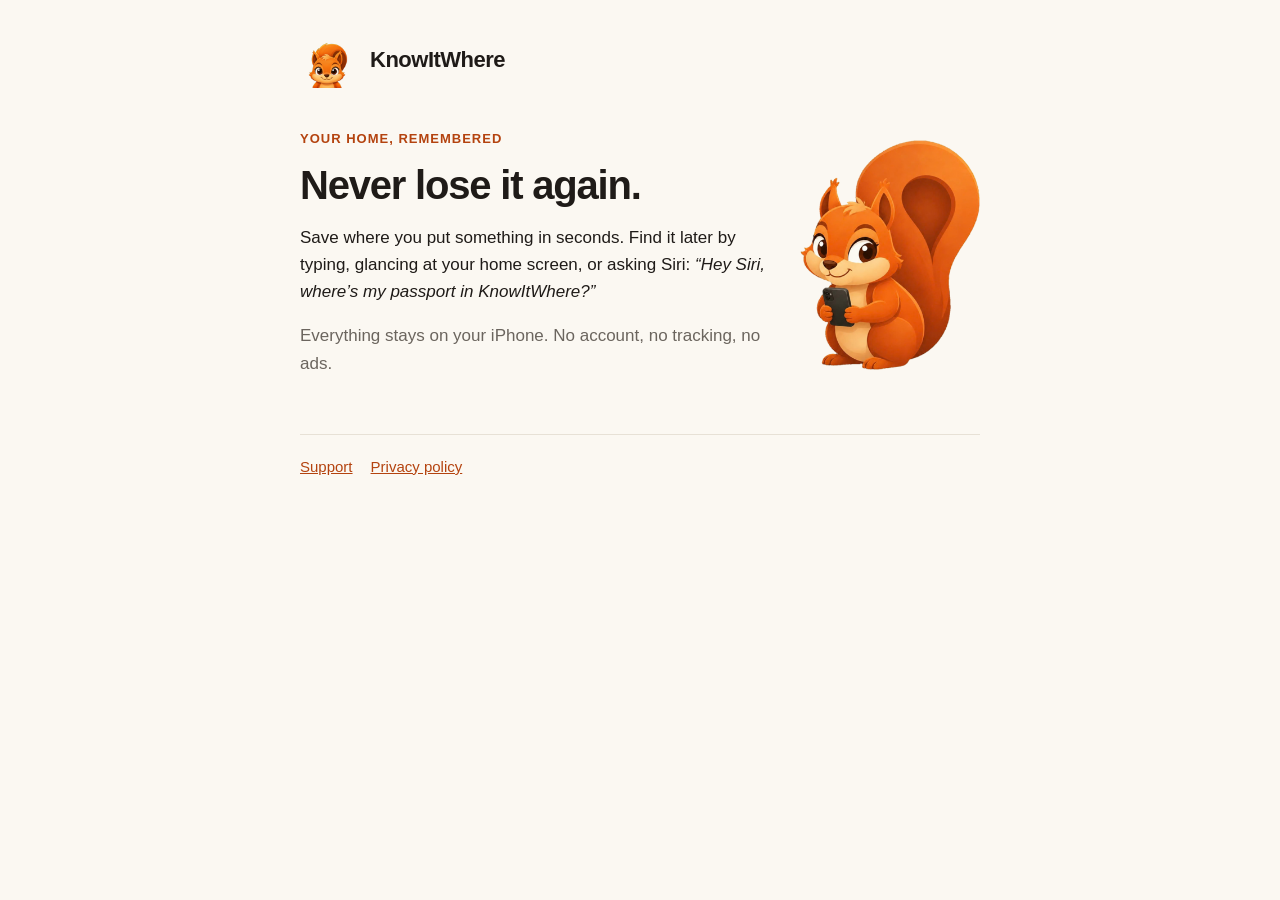
<file: site/index.html>
<!doctype html>
<html lang="en">
<head>
  <meta charset="utf-8">
  <meta name="viewport" content="width=device-width, initial-scale=1">
  <title>KnowItWhere</title>
  <meta name="description" content="KnowItWhere remembers where you put things. Private, offline, with Siri and a home-screen widget.">
  <link rel="icon" href="icon.png">
  <link rel="stylesheet" href="style.css">
</head>
<body>
<main>
  <header><img src="icon.png" alt=""><a href="./">KnowItWhere</a></header>

  <section class="hero">
    <div>
      <p class="eyebrow">Your home, remembered</p>
      <h1>Never lose it again.</h1>
      <p>Save where you put something in seconds. Find it later by typing, glancing at your home screen, or asking Siri: <em>“Hey Siri, where’s my passport in KnowItWhere?”</em></p>
      <p class="muted">Everything stays on your iPhone. No account, no tracking, no ads.</p>
    </div>
    <img src="mascot.png" alt="The KnowItWhere squirrel holding a phone">
  </section>

  <nav>
    <a href="support.html">Support</a>
    <a href="privacy.html">Privacy policy</a>
  </nav>
</main>
</body>
</html>
</file>
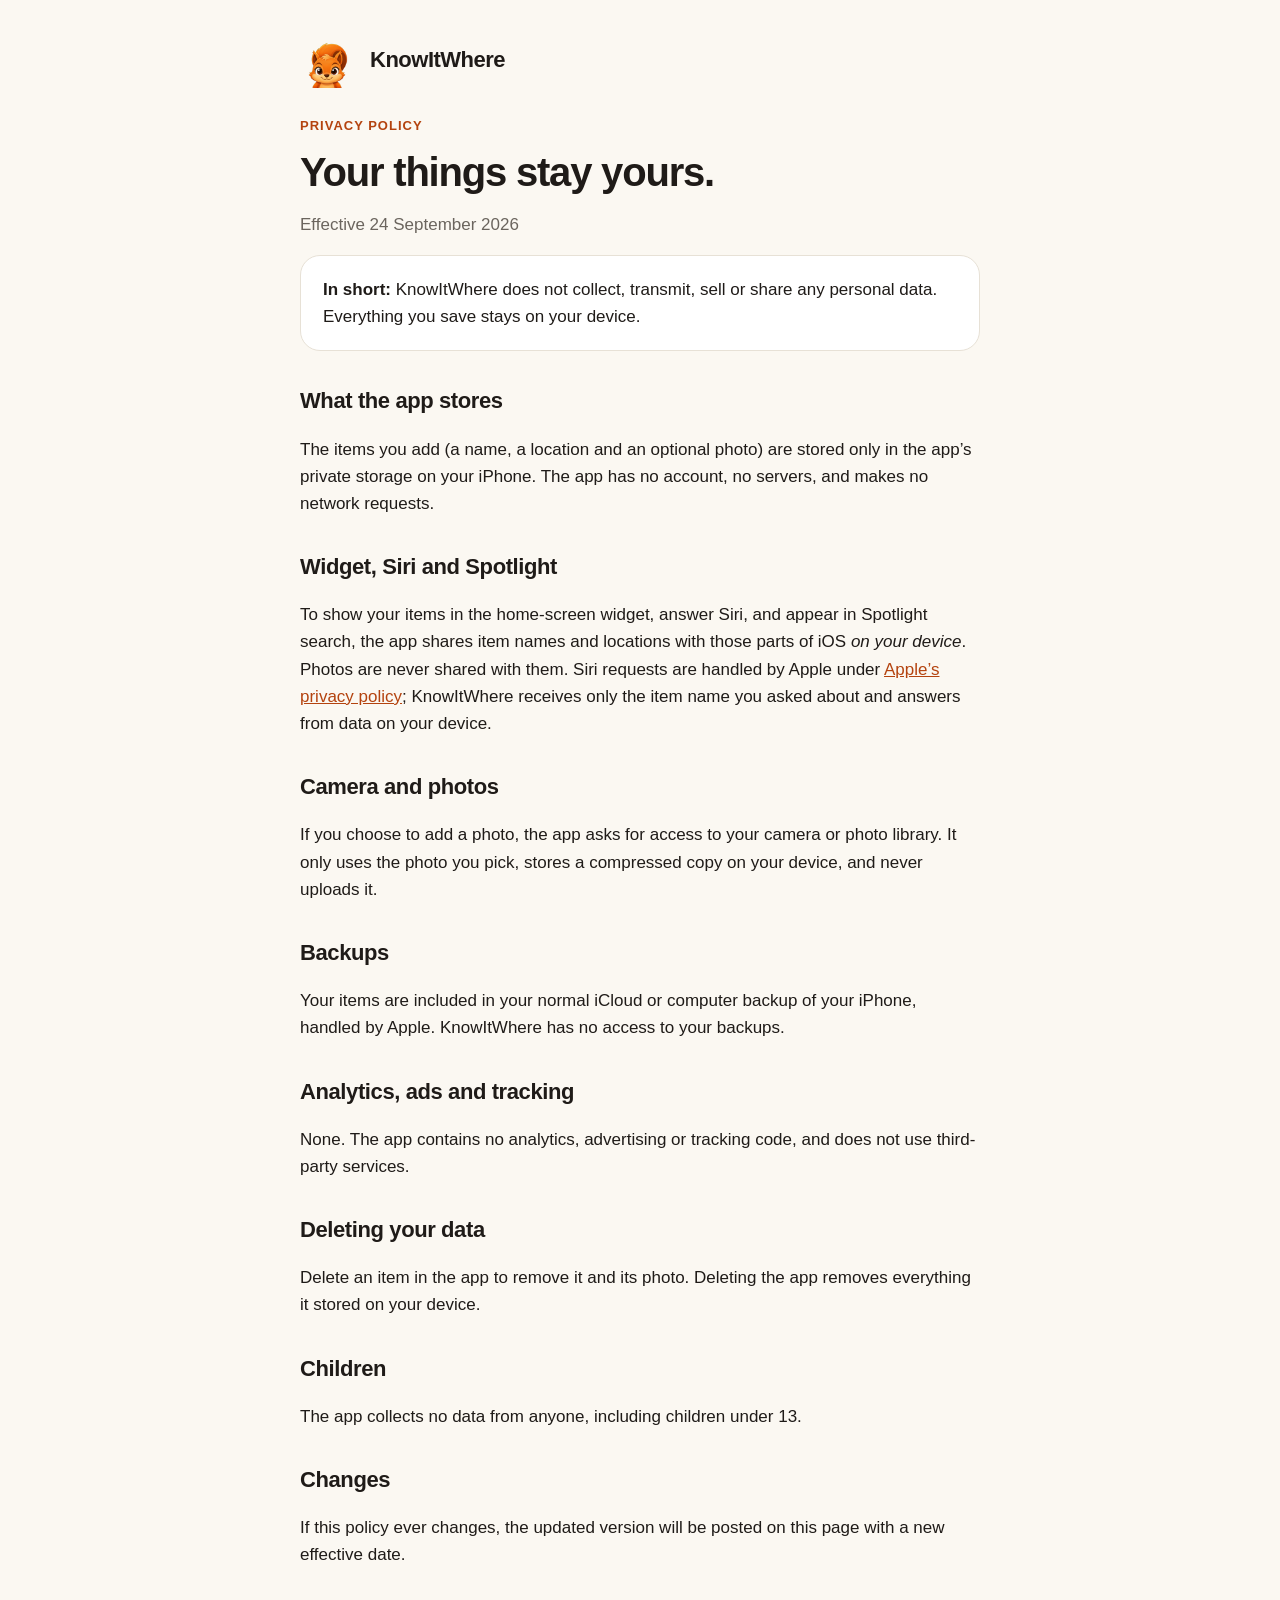
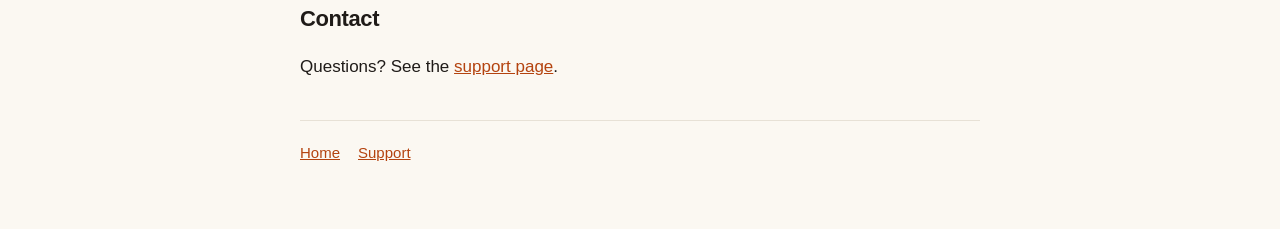
<file: site/privacy.html>
<!doctype html>
<html lang="en">
<head>
  <meta charset="utf-8">
  <meta name="viewport" content="width=device-width, initial-scale=1">
  <title>Privacy Policy · KnowItWhere</title>
  <link rel="icon" href="icon.png">
  <link rel="stylesheet" href="style.css">
</head>
<body>
<main>
  <header><img src="icon.png" alt=""><a href="./">KnowItWhere</a></header>

  <p class="eyebrow">Privacy policy</p>
  <h1>Your things stay yours.</h1>
  <p class="muted">Effective 24 September 2026</p>

  <div class="card">
    <strong>In short:</strong> KnowItWhere does not collect, transmit, sell or share any personal data. Everything you save stays on your device.
  </div>

  <h2>What the app stores</h2>
  <p>The items you add (a name, a location and an optional photo) are stored only in the app’s private storage on your iPhone. The app has no account, no servers, and makes no network requests.</p>

  <h2>Widget, Siri and Spotlight</h2>
  <p>To show your items in the home-screen widget, answer Siri, and appear in Spotlight search, the app shares item names and locations with those parts of iOS <em>on your device</em>. Photos are never shared with them. Siri requests are handled by Apple under <a href="https://www.apple.com/legal/privacy/">Apple’s privacy policy</a>; KnowItWhere receives only the item name you asked about and answers from data on your device.</p>

  <h2>Camera and photos</h2>
  <p>If you choose to add a photo, the app asks for access to your camera or photo library. It only uses the photo you pick, stores a compressed copy on your device, and never uploads it.</p>

  <h2>Backups</h2>
  <p>Your items are included in your normal iCloud or computer backup of your iPhone, handled by Apple. KnowItWhere has no access to your backups.</p>

  <h2>Analytics, ads and tracking</h2>
  <p>None. The app contains no analytics, advertising or tracking code, and does not use third-party services.</p>

  <h2>Deleting your data</h2>
  <p>Delete an item in the app to remove it and its photo. Deleting the app removes everything it stored on your device.</p>

  <h2>Children</h2>
  <p>The app collects no data from anyone, including children under 13.</p>

  <h2>Changes</h2>
  <p>If this policy ever changes, the updated version will be posted on this page with a new effective date.</p>

  <h2>Contact</h2>
  <p>Questions? See the <a href="support.html">support page</a>.</p>

  <nav>
    <a href="./">Home</a>
    <a href="support.html">Support</a>
  </nav>
</main>
</body>
</html>
</file>
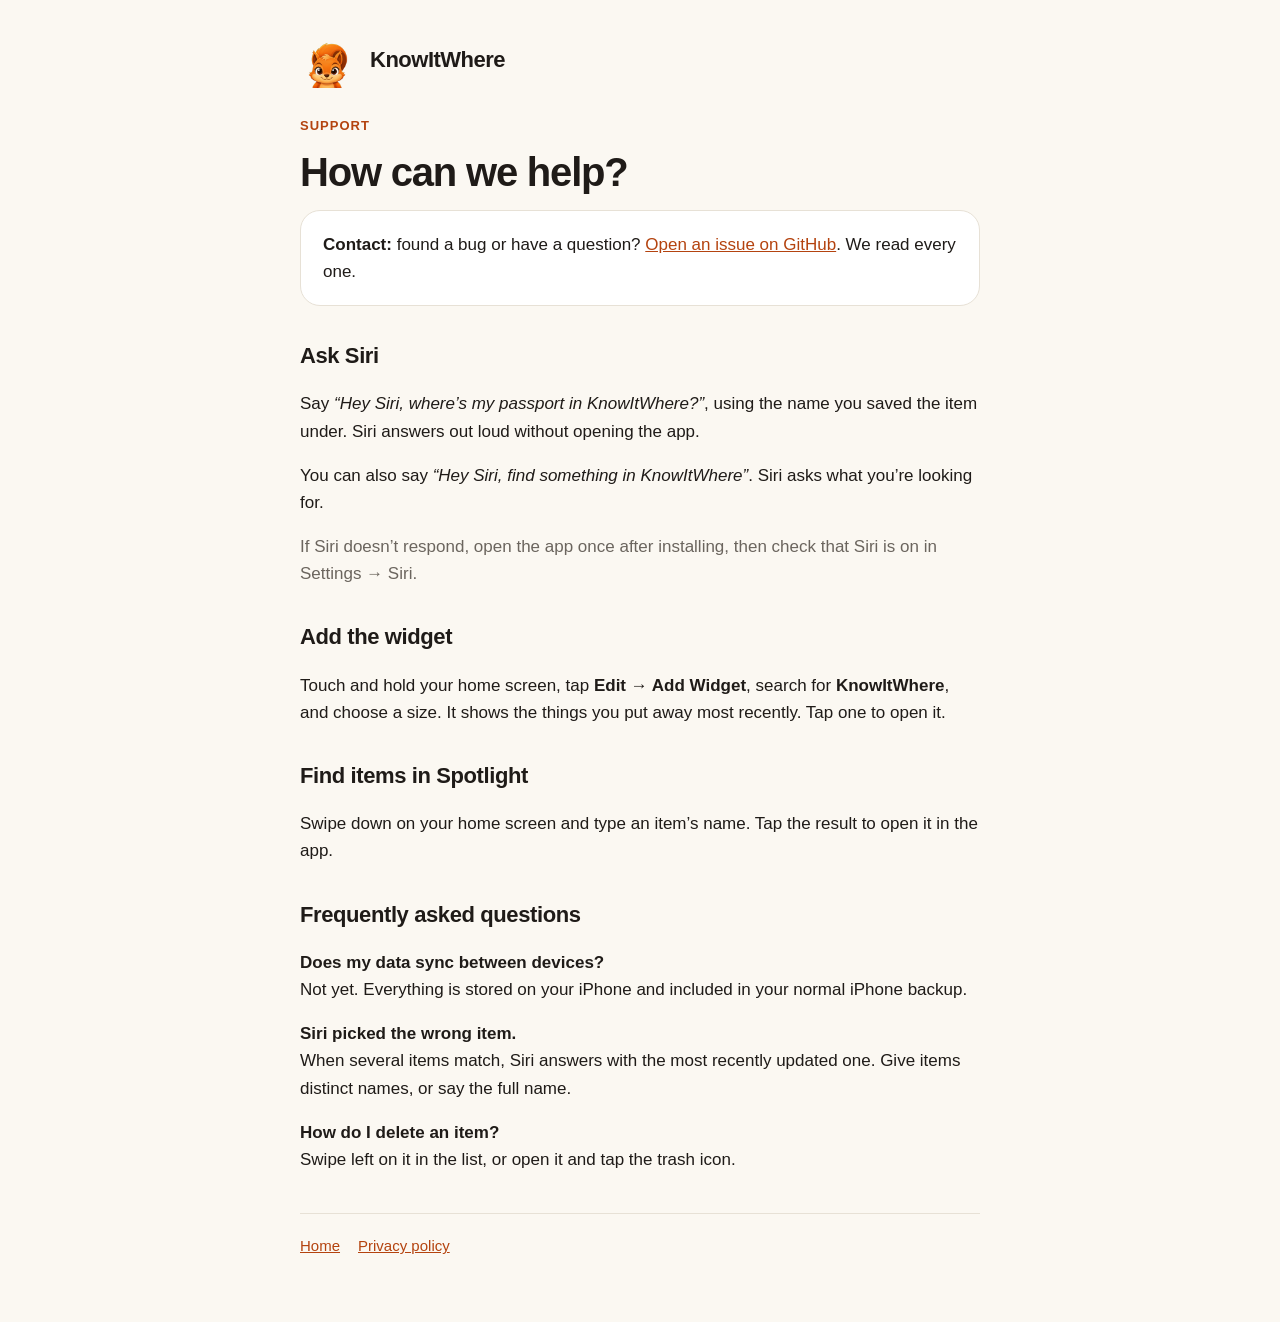
<file: site/support.html>
<!doctype html>
<html lang="en">
<head>
  <meta charset="utf-8">
  <meta name="viewport" content="width=device-width, initial-scale=1">
  <title>Support · KnowItWhere</title>
  <link rel="icon" href="icon.png">
  <link rel="stylesheet" href="style.css">
</head>
<body>
<main>
  <header><img src="icon.png" alt=""><a href="./">KnowItWhere</a></header>

  <p class="eyebrow">Support</p>
  <h1>How can we help?</h1>

  <div class="card">
    <strong>Contact:</strong> found a bug or have a question? <a href="https://github.com/mavrik018/knowitwhere/issues/new/choose">Open an issue on GitHub</a>. We read every one.
  </div>

  <h2>Ask Siri</h2>
  <p>Say <em>“Hey Siri, where’s my passport in KnowItWhere?”</em>, using the name you saved the item under. Siri answers out loud without opening the app.</p>
  <p>You can also say <em>“Hey Siri, find something in KnowItWhere”</em>. Siri asks what you’re looking for.</p>
  <p class="muted">If Siri doesn’t respond, open the app once after installing, then check that Siri is on in Settings → Siri.</p>

  <h2>Add the widget</h2>
  <p>Touch and hold your home screen, tap <strong>Edit → Add Widget</strong>, search for <strong>KnowItWhere</strong>, and choose a size. It shows the things you put away most recently. Tap one to open it.</p>

  <h2>Find items in Spotlight</h2>
  <p>Swipe down on your home screen and type an item’s name. Tap the result to open it in the app.</p>

  <h2>Frequently asked questions</h2>
  <p><strong>Does my data sync between devices?</strong><br>Not yet. Everything is stored on your iPhone and included in your normal iPhone backup.</p>
  <p><strong>Siri picked the wrong item.</strong><br>When several items match, Siri answers with the most recently updated one. Give items distinct names, or say the full name.</p>
  <p><strong>How do I delete an item?</strong><br>Swipe left on it in the list, or open it and tap the trash icon.</p>

  <nav>
    <a href="./">Home</a>
    <a href="privacy.html">Privacy policy</a>
  </nav>
</main>
</body>
</html>
</file>
<file: site/style.css>
:root {
  --bg: #fbf8f2;
  --card: #ffffff;
  --ink: #1f1b18;
  --muted: #6b655e;
  --orange: #f4632a;
  --orange-ink: #b4430f;
  --line: #e7e1d6;
}
@media (prefers-color-scheme: dark) {
  :root {
    --bg: #1f1b18;
    --card: #2a2622;
    --ink: #fbf8f2;
    --muted: #b7afa5;
    --orange-ink: #ff9a6b;
    --line: #3f3a34;
  }
}
* { box-sizing: border-box; }
body {
  margin: 0;
  background: var(--bg);
  color: var(--ink);
  font: 17px/1.6 -apple-system, BlinkMacSystemFont, "SF Pro Text", "Segoe UI", Roboto, sans-serif;
}
main { max-width: 720px; margin: 0 auto; padding: 32px 20px 64px; }
header { display: flex; align-items: center; gap: 14px; margin-bottom: 28px; }
header img { width: 56px; height: 56px; border-radius: 14px; }
header a { color: inherit; text-decoration: none; font-weight: 800; font-size: 22px; letter-spacing: -0.5px; }
h1 { font-size: 40px; line-height: 1.1; letter-spacing: -1.2px; margin: 0 0 8px; }
h2 { font-size: 22px; letter-spacing: -0.4px; margin: 32px 0 8px; }
.eyebrow { color: var(--orange-ink); font-weight: 800; font-size: 13px; letter-spacing: 1px; text-transform: uppercase; }
.muted { color: var(--muted); }
.card { background: var(--card); border: 1px solid var(--line); border-radius: 20px; padding: 20px 22px; margin: 16px 0; }
a { color: var(--orange-ink); }
.hero { display: flex; gap: 24px; align-items: center; flex-wrap: wrap; }
.hero img { width: 180px; max-width: 45%; }
.hero div { flex: 1 1 260px; }
.button { display: inline-block; background: var(--orange); color: #fff; font-weight: 700; text-decoration: none; padding: 12px 20px; border-radius: 14px; }
nav { display: flex; gap: 18px; flex-wrap: wrap; margin-top: 40px; padding-top: 20px; border-top: 1px solid var(--line); font-size: 15px; }
code { background: var(--card); border: 1px solid var(--line); border-radius: 6px; padding: 1px 6px; }
</file>
